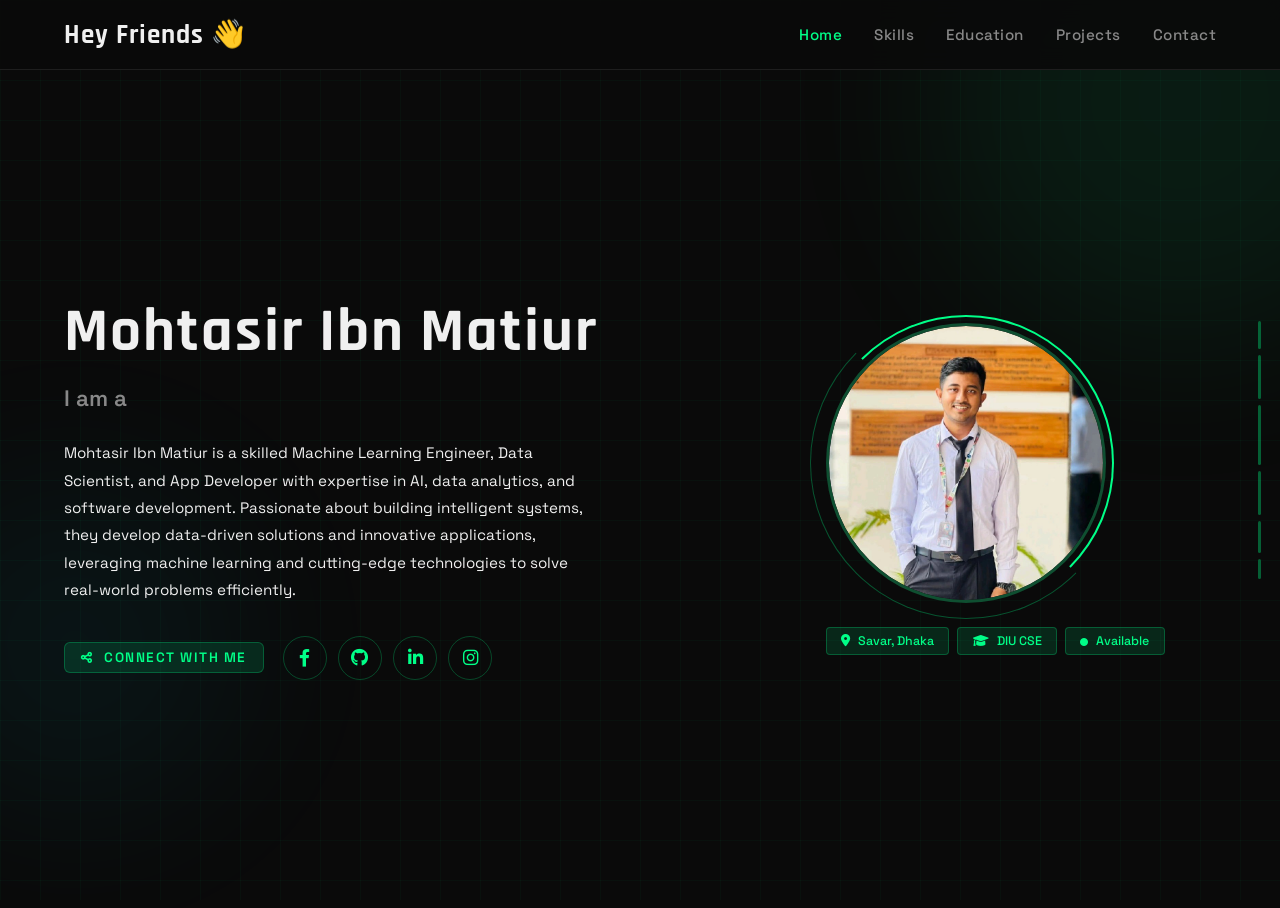
<file: index.html>
<!DOCTYPE html>
<html lang="en">
<head>
    <meta charset="UTF-8">
    <meta name="viewport" content="width=device-width, initial-scale=1.0, user-scalable=yes">
    <title>Mohtasir Ibn Matiur | Portfolio</title>
    <link href="https://fonts.googleapis.com/css2?family=Rajdhani:wght@400;500;600;700&family=Space+Grotesk:wght@300;400;500;600;700&display=swap" rel="stylesheet">
    <link rel="stylesheet" href="https://cdnjs.cloudflare.com/ajax/libs/font-awesome/6.0.0-beta3/css/all.min.css">
    <style>
        :root {
            --bg-primary: #0a0a0a;
            --bg-card: #141414;
            --green: #00ff88;
            --green-dim: #00cc6a;
            --green-glow: rgba(0,255,136,0.12);
            --green-border: rgba(0,255,136,0.25);
            --cyan: #00e5ff;
            --text-primary: #f0f0f0;
            --text-secondary: #888;
            --text-muted: #555;
            --border: #1e1e1e;
        }

        * { margin: 0; padding: 0; box-sizing: border-box; }

        body {
            font-family: 'Space Grotesk', sans-serif;
            background: var(--bg-primary);
            color: var(--text-primary);
            scroll-behavior: smooth;
            overflow-x: hidden;
            min-height: 100vh;
        }

        /* Grid background */
        body::before {
            content: '';
            position: fixed;
            inset: 0;
            background-image:
                linear-gradient(rgba(0,255,136,0.03) 1px, transparent 1px),
                linear-gradient(90deg, rgba(0,255,136,0.03) 1px, transparent 1px);
            background-size: 40px 40px;
            pointer-events: none;
            z-index: 0;
        }

        /* Glow blobs */
        .glow-blob {
            position: fixed;
            border-radius: 50%;
            filter: blur(90px);
            pointer-events: none;
            z-index: 0;
        }
        .blob1 {
            width: 500px; height: 500px;
            background: var(--green);
            top: -150px; right: -150px;
            opacity: 0.07;
        }
        .blob2 {
            width: 350px; height: 350px;
            background: var(--cyan);
            bottom: 80px; left: -100px;
            opacity: 0.05;
        }
        /* Animated bars */
        .bars-animation {
            position: fixed;
            right: 0;
            top: 0;
            height: 100vh;
            display: flex;
            flex-direction: column;
            justify-content: center;
            gap: 6px;
            padding-right: 1.2rem;
            z-index: 1;
            pointer-events: none;
        }
        .bar {
            width: 3px;
            border-radius: 3px;
            background: var(--green);
            opacity: 0.35;
            animation: barPulse 1.4s ease-in-out infinite;
            animation-delay: calc(var(--i) * 0.15s);
        }
        .bar:nth-child(1) { height: 28px; }
        .bar:nth-child(2) { height: 44px; }
        .bar:nth-child(3) { height: 60px; }
        .bar:nth-child(4) { height: 44px; }
        .bar:nth-child(5) { height: 32px; }
        .bar:nth-child(6) { height: 20px; }
        @keyframes barPulse {
            0%, 100% { opacity: 0.2; transform: scaleY(0.7); }
            50% { opacity: 0.7; transform: scaleY(1.15); }
        }

        /* NAV */
        nav {
            position: sticky;
            top: 0;
            z-index: 100;
            background: rgba(10,10,10,0.92);
            backdrop-filter: blur(12px);
            border-bottom: 1px solid var(--border);
        }
        .navbar {
            display: flex;
            justify-content: space-between;
            align-items: center;
            padding: 1.1rem 5%;
            max-width: 1300px;
            margin: 0 auto;
            flex-wrap: wrap;
            gap: 1rem;
        }
        .logo {
            font-family: 'Rajdhani', sans-serif;
            font-size: 1.7rem;
            font-weight: 700;
            color: var(--text-primary);
            letter-spacing: 1px;
            text-decoration: none;
        }
        .logo span { color: var(--green); }
        .nav-links { display: flex; gap: 2rem; list-style: none; flex-wrap: wrap; }
        .nav-links a {
            text-decoration: none;
            font-weight: 500;
            color: var(--text-secondary);
            transition: color 0.2s;
            font-size: 0.95rem;
            letter-spacing: 0.5px;
        }
        .nav-links li.active a,
        .nav-links a:hover { color: var(--green); }

        /* HOME SECTION */
        .home {
            min-height: calc(100vh - 62px);
            display: flex;
            align-items: center;
            justify-content: center;
            flex-wrap: wrap;
            gap: 3rem;
            max-width: 1300px;
            margin: 0 auto;
            padding: 3rem 5%;
            position: relative;
            z-index: 1;
        }

        /* LEFT: text */
        .home-info { flex: 1.2; min-width: 280px; }

        .home-info h1 {
            font-family: 'Rajdhani', sans-serif;
            font-size: clamp(2.2rem, 5vw, 3.8rem);
            font-weight: 700;
            letter-spacing: 2px;
            line-height: 1.1;
            color: var(--text-primary);
            margin-bottom: 1rem;
        }

        /* Animated role text */
        .role-wrapper {
            font-size: clamp(1rem, 2.5vw, 1.4rem);
            font-weight: 600;
            color: var(--text-secondary);
            margin-bottom: 1.5rem;
            display: flex;
            align-items: center;
            gap: 0.5rem;
            flex-wrap: wrap;
        }
        .role-wrapper span { color: var(--text-secondary); }
        .typing-wrap {
            position: relative;
            display: inline-block;
            min-width: 300px;
            height: 1.5em;
            overflow: hidden;
            vertical-align: bottom;
        }
        .typing-wrap .role-item {
            position: absolute;
            left: 0;
            top: 0;
            color: var(--green);
            font-weight: 700;
            opacity: 0;
            animation: roleRotate 9s linear infinite;
            white-space: nowrap;
        }
        .typing-wrap .role-item:nth-child(1) { animation-delay: 0s; }
        .typing-wrap .role-item:nth-child(2) { animation-delay: 3s; }
        .typing-wrap .role-item:nth-child(3) { animation-delay: 6s; }

        @keyframes roleRotate {
            0%   { opacity: 0; transform: translateY(20px); }
            5%   { opacity: 1; transform: translateY(0); }
            28%  { opacity: 1; transform: translateY(0); }
            33%  { opacity: 0; transform: translateY(-20px); }
            100% { opacity: 0; transform: translateY(-20px); }
        }

        .home-info p {
            color: var(--text-primary);
            line-height: 1.8;
            font-size: 0.95rem;
            margin-bottom: 2rem;
            max-width: 520px;
        }

        /* Social links - Fully Green Theme */
        .social-links {
            display: flex;
            align-items: center;
            gap: 1.2rem;
            flex-wrap: wrap;
        }
        .social-links .label {
            color: var(--green);
            font-size: 0.85rem;
            font-weight: 600;
            letter-spacing: 1.5px;
            text-transform: uppercase;
            background: var(--green-glow);
            border: 1px solid var(--green-border);
            padding: 0.4rem 1rem;
            border-radius: 6px;
            transition: all 0.3s ease;
        }
        .social-links .label i {
            margin-right: 6px;
            font-size: 0.8rem;
        }
        .social-links .label:hover {
            background: var(--green);
            color: #0a0a0a;
            box-shadow: 0 0 25px var(--green-glow);
        }
        .social-links .sci {
            display: flex;
            gap: 0.7rem;
            align-items: center;
        }
        .social-links .sci a {
            width: 44px;
            height: 44px;
            background: transparent;
            border: 1.5px solid var(--green-border);
            border-radius: 50%;
            display: flex;
            align-items: center;
            justify-content: center;
            color: var(--green);
            font-size: 1.1rem;
            text-decoration: none;
            transition: all 0.3s ease;
            position: relative;
        }
        .social-links .sci a:hover {
            background: var(--green);
            color: #0a0a0a;
            transform: translateY(-3px);
            box-shadow: 0 0 25px var(--green-glow);
            border-color: var(--green);
        }
        .social-links .sci a .tooltip {
            position: absolute;
            bottom: -30px;
            left: 50%;
            transform: translateX(-50%);
            background: var(--green);
            color: #0a0a0a;
            font-size: 0.6rem;
            font-weight: 700;
            padding: 2px 10px;
            border-radius: 3px;
            white-space: nowrap;
            opacity: 0;
            pointer-events: none;
            transition: opacity 0.2s;
            letter-spacing: 0.5px;
            text-transform: uppercase;
        }
        .social-links .sci a:hover .tooltip {
            opacity: 1;
        }

        /* RIGHT: image */
        .home-img {
            flex: 0.8;
            min-width: 240px;
            display: flex;
            align-items: center;
            justify-content: center;
        }
        .img-box {
            position: relative;
            width: 280px;
            height: 280px;
        }
        .img-box::before {
            content: '';
            position: absolute;
            inset: -8px;
            border-radius: 50%;
            border: 2px solid transparent;
            border-top-color: var(--green);
            border-right-color: var(--green);
            animation: spinRing 4s linear infinite;
        }
        .img-box::after {
            content: '';
            position: absolute;
            inset: -16px;
            border-radius: 50%;
            border: 1px solid transparent;
            border-bottom-color: rgba(0,255,136,0.3);
            border-left-color: rgba(0,255,136,0.3);
            animation: spinRing 6s linear infinite reverse;
        }
        @keyframes spinRing {
            from { transform: rotate(0deg); }
            to   { transform: rotate(360deg); }
        }
        .img-item {
            width: 280px;
            height: 280px;
            border-radius: 50%;
            overflow: hidden;
            border: 3px solid var(--green-border);
            background: var(--bg-card);
            display: flex;
            align-items: center;
            justify-content: center;
        }
        .img-item img {
            width: 100%;
            height: 100%;
            object-fit: cover;
            border-radius: 50%;
        }
        .img-item .fallback-icon {
            font-size: 6rem;
            color: var(--green);
            opacity: 0.5;
        }

        .quick-pills {
            display: flex;
            flex-wrap: wrap;
            gap: 0.5rem;
            justify-content: center;
            margin-top: 1.5rem;
        }
        .pill {
            background: var(--green-glow);
            border: 1px solid var(--green-border);
            border-radius: 4px;
            padding: 0.3rem 0.9rem;
            font-size: 0.78rem;
            color: var(--green);
            font-weight: 500;
        }
        .pill i { color: var(--green); margin-right: 5px; }

        @media (max-width: 750px) {
            .navbar { flex-direction: column; text-align: center; }
            .nav-links { justify-content: center; }
            .home { flex-direction: column-reverse; text-align: center; padding-top: 2rem; min-height: auto; }
            .home-info p { margin: 0 auto 2rem; }
            .social-links { justify-content: center; }
            .bars-animation { display: none; }
            .typing-wrap { min-width: 200px; }
        }
    </style>
</head>
<body>
    <div class="glow-blob blob1"></div>
    <div class="glow-blob blob2"></div>

    <!-- Animated bars -->
    <div class="bars-animation">
        <div class="bar" style="--i:6;"></div>
        <div class="bar" style="--i:5;"></div>
        <div class="bar" style="--i:4;"></div>
        <div class="bar" style="--i:3;"></div>
        <div class="bar" style="--i:2;"></div>
        <div class="bar" style="--i:1;"></div>
    </div>

    <nav>
        <div class="navbar">
            <a href="#" class="logo">Hey Friends 👋</a>
            <ul class="nav-links">
                <li class="active"><a href="index.html">Home</a></li>
                <li><a href="skills.html">Skills</a></li>
                <li><a href="education.html">Education</a></li>
                <li><a href="project.html">Projects</a></li>
                <li><a href="contact.html">Contact</a></li>
            </ul>
        </div>
    </nav>

    <section class="home">
        <!-- LEFT -->
        <div class="home-info">
            <h1>Mohtasir Ibn Matiur</h1>
            <div class="role-wrapper">
                <span>I am a</span>
                <div class="typing-wrap">
                    <span class="role-item">ML Engineer</span>
                    <span class="role-item">Data Scientist</span>
                    <span class="role-item">App Developer</span>
                </div>
            </div>
            <p>Mohtasir Ibn Matiur is a skilled Machine Learning Engineer, Data Scientist, and App Developer with expertise in AI, data analytics, and software development. Passionate about building intelligent systems, they develop data-driven solutions and innovative applications, leveraging machine learning and cutting-edge technologies to solve real-world problems efficiently.</p>
            
            <!-- Social Links - Fully Green Theme -->
            <div class="social-links">
                <span class="label"><i class="fas fa-share-alt"></i> Connect with me</span>
                <div class="sci">
                    <a href="https://www.facebook.com/Mohtasir07?mibextid=ZbWKwL" target="_blank" title="Facebook">
                        <i class="fab fa-facebook-f"></i>
                        <span class="tooltip">Facebook</span>
                    </a>
                    <a href="https://github.com/Mohtasir" target="_blank" title="GitHub">
                        <i class="fab fa-github"></i>
                        <span class="tooltip">GitHub</span>
                    </a>
                    <a href="https://www.linkedin.com/in/mohtasir-ibn-matiur-498254365/" target="_blank" title="LinkedIn">
                        <i class="fab fa-linkedin-in"></i>
                        <span class="tooltip">LinkedIn</span>
                    </a>
                    <a href="https://www.instagram.com/invites/contact/?igsh=yfi04h3k7ngn&utm_content=ma5p8o4" target="_blank" title="Instagram">
                        <i class="fab fa-instagram"></i>
                        <span class="tooltip">Instagram</span>
                    </a>
                </div>
            </div>
        </div>

        <!-- RIGHT -->
        <div class="home-img">
            <div style="text-align:center;">
                <div class="img-box">
                    <div class="img-item">
                        <img src="Mohtasir.jpg" alt="Mohtasir Ibn Matiur"
                             onerror="this.style.display='none'; this.nextElementSibling.style.display='flex';">
                        <div class="fallback-icon" style="display:none; width:100%; height:100%; align-items:center; justify-content:center;">
                            <i class="fas fa-user"></i>
                        </div>
                    </div>
                </div>
                <div class="quick-pills">
                    <span class="pill"><i class="fas fa-map-marker-alt"></i> Savar, Dhaka</span>
                    <span class="pill"><i class="fas fa-graduation-cap"></i> DIU CSE</span>
                    <span class="pill"><i class="fas fa-circle" style="color:var(--green); font-size:0.5rem;"></i> Available</span>
                </div>
            </div>
        </div>
    </section>

    <script src="admin.js"></script>
</body>
</html>
</file>
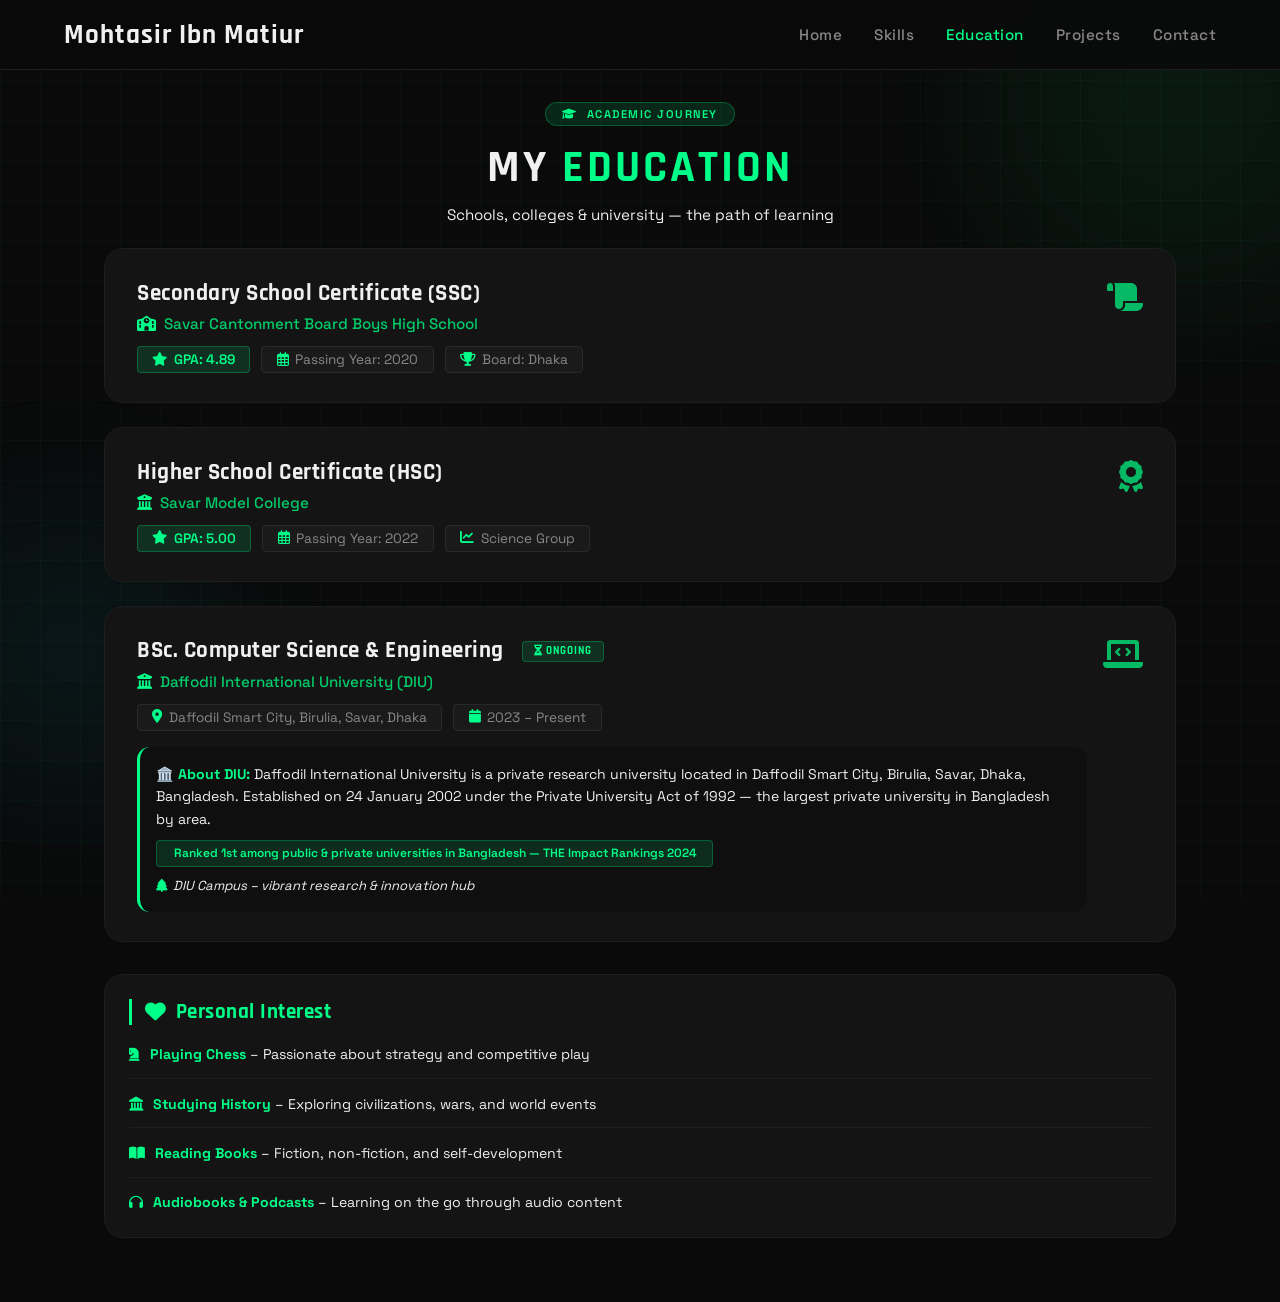
<file: education.html>
<!DOCTYPE html>
<html lang="en">
<head>
    <meta charset="UTF-8">
    <meta name="viewport" content="width=device-width, initial-scale=1.0, user-scalable=yes">
    <title>Mohtasir Ibn Matiur | Education</title>
    <link href="https://fonts.googleapis.com/css2?family=Rajdhani:wght@400;500;600;700&family=Space+Grotesk:wght@300;400;500;600;700&display=swap" rel="stylesheet">
    <link rel="stylesheet" href="https://cdnjs.cloudflare.com/ajax/libs/font-awesome/6.0.0-beta3/css/all.min.css">
    <style>
        :root {
            --bg-primary: #0a0a0a;
            --bg-secondary: #111111;
            --bg-card: #141414;
            --bg-card-hover: #1a1a1a;
            --green: #00ff88;
            --green-dim: #00cc6a;
            --green-glow: rgba(0,255,136,0.12);
            --green-border: rgba(0,255,136,0.25);
            --cyan: #00e5ff;
            --text-primary: #f0f0f0;
            --text-secondary: #888;
            --text-muted: #555;
            --border: #1e1e1e;
        }

        * { margin: 0; padding: 0; box-sizing: border-box; }

        body {
            font-family: 'Space Grotesk', sans-serif;
            background: var(--bg-primary);
            color: var(--text-primary);
            scroll-behavior: smooth;
            overflow-x: hidden;
        }

        body::before {
            content: '';
            position: fixed;
            inset: 0;
            background-image:
                linear-gradient(rgba(0,255,136,0.03) 1px, transparent 1px),
                linear-gradient(90deg, rgba(0,255,136,0.03) 1px, transparent 1px);
            background-size: 40px 40px;
            pointer-events: none;
            z-index: 0;
        }

        .glow-blob {
            position: fixed;
            border-radius: 50%;
            filter: blur(80px);
            pointer-events: none;
            z-index: 0;
            opacity: 0.06;
        }
        .blob1 { width: 400px; height: 400px; background: var(--green); top: -100px; right: -100px; }
        .blob2 { width: 300px; height: 300px; background: var(--cyan); bottom: 100px; left: -80px; }

        nav {
            position: sticky;
            top: 0;
            z-index: 100;
            background: rgba(10,10,10,0.92);
            backdrop-filter: blur(12px);
            border-bottom: 1px solid var(--border);
        }
        .navbar {
            display: flex;
            justify-content: space-between;
            align-items: center;
            padding: 1.1rem 5%;
            max-width: 1300px;
            margin: 0 auto;
            flex-wrap: wrap;
            gap: 1rem;
        }
        .logo {
            font-family: 'Rajdhani', sans-serif;
            font-size: 1.7rem;
            font-weight: 700;
            color: var(--text-primary);
            letter-spacing: 1px;
        }
        .logo span { color: var(--green); }
        .nav-links { display: flex; gap: 2rem; list-style: none; flex-wrap: wrap; }
        .nav-links a {
            text-decoration: none;
            font-weight: 500;
            color: var(--text-secondary);
            transition: color 0.2s;
            font-size: 0.95rem;
            letter-spacing: 0.5px;
        }
        .nav-links a:hover, .nav-links a.active { color: var(--green); }

        .container {
            max-width: 1200px;
            margin: 0 auto 4rem;
            padding: 0 5%;
            position: relative;
            z-index: 1;
        }

        .page-header {
            text-align: center;
            padding: 2rem 0 1.5rem;
        }
        .section-badge {
            display: inline-block;
            background: var(--green-glow);
            border: 1px solid var(--green-border);
            padding: 0.25rem 1rem;
            border-radius: 40px;
            font-size: 0.7rem;
            font-weight: 600;
            color: var(--green);
            letter-spacing: 1.5px;
            text-transform: uppercase;
            margin-bottom: 0.8rem;
        }
        .page-header h1 {
            font-family: 'Rajdhani', sans-serif;
            font-size: 2.8rem;
            font-weight: 700;
            letter-spacing: 3px;
            color: var(--text-primary);
        }
        .page-header h1 span { color: var(--green); }
        .page-header p {
            color: var(--text-primary);
            margin-top: 0.5rem;
            font-size: 0.95rem;
        }

        .section-title {
            font-family: 'Rajdhani', sans-serif;
            font-size: 2rem;
            font-weight: 700;
            margin: 2.5rem 0 1.5rem;
            color: var(--text-primary);
            letter-spacing: 2px;
            display: flex;
            align-items: center;
            gap: 0.8rem;
        }
        .section-title i { color: var(--green); }
        .section-title::after {
            content: '';
            flex: 1;
            height: 1px;
            background: linear-gradient(90deg, var(--green-border), transparent);
        }

        .education-grid { display: flex; flex-direction: column; gap: 1.5rem; }

        .edu-card {
            background: var(--bg-card);
            border-radius: 1.2rem;
            padding: 1.8rem 2rem;
            border: 1px solid var(--border);
            transition: all 0.25s;
            display: flex;
            flex-wrap: wrap;
            justify-content: space-between;
            align-items: flex-start;
            gap: 1rem;
        }
        .edu-card:hover {
            border-color: var(--green-border);
            box-shadow: 0 0 28px var(--green-glow);
        }
        .edu-info { flex: 2; }
        .edu-degree {
            font-family: 'Rajdhani', sans-serif;
            font-size: 1.45rem;
            font-weight: 700;
            color: var(--text-primary);
            letter-spacing: 0.5px;
            margin-bottom: 0.4rem;
        }
        .institution {
            font-size: 0.95rem;
            font-weight: 500;
            color: var(--green-dim);
            margin-bottom: 0.6rem;
            display: flex;
            align-items: center;
            gap: 0.5rem;
            flex-wrap: wrap;
        }
        .institution i { color: var(--green); }
        .details {
            display: flex;
            flex-wrap: wrap;
            gap: 0.7rem;
            margin-top: 0.8rem;
            font-size: 0.85rem;
        }
        .details span {
            background: #1a1a1a;
            border: 1px solid #2a2a2a;
            padding: 0.25rem 0.9rem;
            border-radius: 4px;
            display: inline-flex;
            align-items: center;
            gap: 0.4rem;
            color: var(--text-secondary);
        }
        .details span i { color: var(--green); }
        .badge-gpa {
            border-color: var(--green-border) !important;
            color: var(--green) !important;
            background: var(--green-glow) !important;
            font-weight: 600;
        }
        .ongoing {
            background: var(--green-glow);
            border: 1px solid var(--green-border);
            color: var(--green);
            border-radius: 4px;
            padding: 0.15rem 0.7rem;
            font-size: 0.68rem;
            font-weight: 700;
            letter-spacing: 1px;
            text-transform: uppercase;
            margin-left: 0.8rem;
            display: inline-block;
            vertical-align: middle;
        }
        .uni-description {
            margin-top: 1rem;
            font-size: 0.88rem;
            color: var(--text-primary);
            line-height: 1.6;
            background: #0f0f0f;
            padding: 1rem;
            border-radius: 0.8rem;
            border-left: 3px solid var(--green);
        }
        .uni-description strong {
            color: var(--green);
        }
        .uni-rank {
            display: inline-block;
            background: var(--green-glow);
            border: 1px solid var(--green-border);
            color: var(--green);
            padding: 0.2rem 0.9rem;
            border-radius: 4px;
            font-size: 0.75rem;
            font-weight: 600;
            margin-top: 0.6rem;
        }
        .diu-campus {
            margin-top: 0.5rem;
            font-style: italic;
            font-size: 0.82rem;
            color: var(--text-primary);
            display: flex;
            align-items: center;
            gap: 0.4rem;
        }
        .diu-campus i { color: var(--green); }
        .edu-icon { font-size: 2rem; color: var(--green); opacity: 0.7; }

        .interest-grid {
            display: flex;
            flex-wrap: wrap;
            gap: 1.5rem;
            margin: 2rem 0;
        }
        .interest-card {
            background: var(--bg-card);
            flex: 1;
            min-width: 240px;
            border-radius: 1.2rem;
            padding: 1.5rem;
            border: 1px solid var(--border);
            transition: 0.2s;
        }
        .interest-card:hover {
            border-color: var(--green-border);
            box-shadow: 0 0 24px var(--green-glow);
        }
        .interest-card h3 {
            font-family: 'Rajdhani', sans-serif;
            font-size: 1.3rem;
            font-weight: 700;
            margin-bottom: 1.2rem;
            display: flex;
            align-items: center;
            gap: 0.6rem;
            color: var(--green);
            letter-spacing: 0.5px;
            border-left: 3px solid var(--green);
            padding-left: 0.8rem;
        }
        .interest-card h3 i { color: var(--green); }
        .interest-item {
            margin-bottom: 0.9rem;
            border-bottom: 1px solid var(--border);
            padding-bottom: 0.8rem;
            font-size: 0.88rem;
            color: var(--text-primary);
            line-height: 1.5;
        }
        .interest-item:last-child { border-bottom: none; margin-bottom: 0; padding-bottom: 0; }
        .interest-item i { color: var(--green); margin-right: 6px; }
        .interest-item strong { color: var(--green); }

        @media (max-width: 800px) {
            .navbar { justify-content: center; flex-direction: column; }
            .nav-links { justify-content: center; }
            .edu-card { flex-direction: column; }
        }
    </style>
</head>
<body>
    <div class="glow-blob blob1"></div>
    <div class="glow-blob blob2"></div>

    <nav>
        <div class="navbar">
            <div class="logo">Mohtasir Ibn Matiur</div>
            <ul class="nav-links">
                <li><a href="index.html">Home</a></li>
                <li><a href="skills.html">Skills</a></li>
                <li><a href="education.html" class="active">Education</a></li>
                <li><a href="project.html">Projects</a></li>
                <li><a href="contact.html">Contact</a></li>
            </ul>
        </div>
    </nav>

    <main class="container">

        <!-- Page Header - Similar to Skills page -->
        <div class="page-header">
            <span class="section-badge"><i class="fas fa-graduation-cap"></i> &nbsp;Academic Journey</span>
            <h1>MY <span>EDUCATION</span></h1>
            <p>Schools, colleges & university — the path of learning</p>
        </div>

        <div id="education">
            <div class="education-grid">

                <div class="edu-card">
                    <div class="edu-info">
                        <div class="edu-degree">Secondary School Certificate (SSC)</div>
                        <div class="institution"><i class="fas fa-school"></i> Savar Cantonment Board Boys High School</div>
                        <div class="details">
                            <span class="badge-gpa"><i class="fas fa-star"></i> GPA: 4.89</span>
                            <span><i class="far fa-calendar-alt"></i> Passing Year: 2020</span>
                            <span><i class="fas fa-trophy"></i> Board: Dhaka</span>
                        </div>
                    </div>
                    <div class="edu-icon"><i class="fas fa-scroll"></i></div>
                </div>

                <div class="edu-card">
                    <div class="edu-info">
                        <div class="edu-degree">Higher School Certificate (HSC)</div>
                        <div class="institution"><i class="fas fa-university"></i> Savar Model College</div>
                        <div class="details">
                            <span class="badge-gpa"><i class="fas fa-star"></i> GPA: 5.00</span>
                            <span><i class="far fa-calendar-alt"></i> Passing Year: 2022</span>
                            <span><i class="fas fa-chart-line"></i> Science Group</span>
                        </div>
                    </div>
                    <div class="edu-icon"><i class="fas fa-award"></i></div>
                </div>

                <div class="edu-card">
                    <div class="edu-info">
                        <div class="edu-degree">
                            BSc. Computer Science & Engineering
                            <span class="ongoing"><i class="fas fa-hourglass-half"></i> Ongoing</span>
                        </div>
                        <div class="institution"><i class="fas fa-building-columns"></i> Daffodil International University (DIU)</div>
                        <div class="details">
                            <span><i class="fas fa-map-marker-alt"></i> Daffodil Smart City, Birulia, Savar, Dhaka</span>
                            <span><i class="fas fa-calendar"></i> 2023 – Present</span>
                        </div>
                        <div class="uni-description">
                            <strong>🏛️ About DIU:</strong> Daffodil International University is a private research university located in Daffodil Smart City, Birulia, Savar, Dhaka, Bangladesh. Established on 24 January 2002 under the Private University Act of 1992 — the largest private university in Bangladesh by area.<br>
                            <span class="uni-rank"><i class="fas fa-chart-simple"></i> Ranked 1st among public & private universities in Bangladesh — THE Impact Rankings 2024</span>
                            <div class="diu-campus"><i class="fas fa-tree"></i> DIU Campus – vibrant research & innovation hub</div>
                        </div>
                    </div>
                    <div class="edu-icon"><i class="fas fa-laptop-code"></i></div>
                </div>

            </div>
        </div>

        <!-- Personal Interest Section -->
        <div class="interest-grid">
            <div class="interest-card">
                <h3><i class="fas fa-heart"></i> Personal Interest</h3>
                <div class="interest-item"><i class="fas fa-chess-knight"></i> <strong>Playing Chess</strong> – Passionate about strategy and competitive play</div>
                <div class="interest-item"><i class="fas fa-landmark"></i> <strong>Studying History</strong> – Exploring civilizations, wars, and world events</div>
                <div class="interest-item"><i class="fas fa-book-open"></i> <strong>Reading Books</strong> – Fiction, non-fiction, and self-development</div>
                <div class="interest-item"><i class="fas fa-headphones"></i> <strong>Audiobooks & Podcasts</strong> – Learning on the go through audio content</div>
            </div>
        </div>

    </main>

    <script src="admin.js"></script>
</body>
</html>
</file>
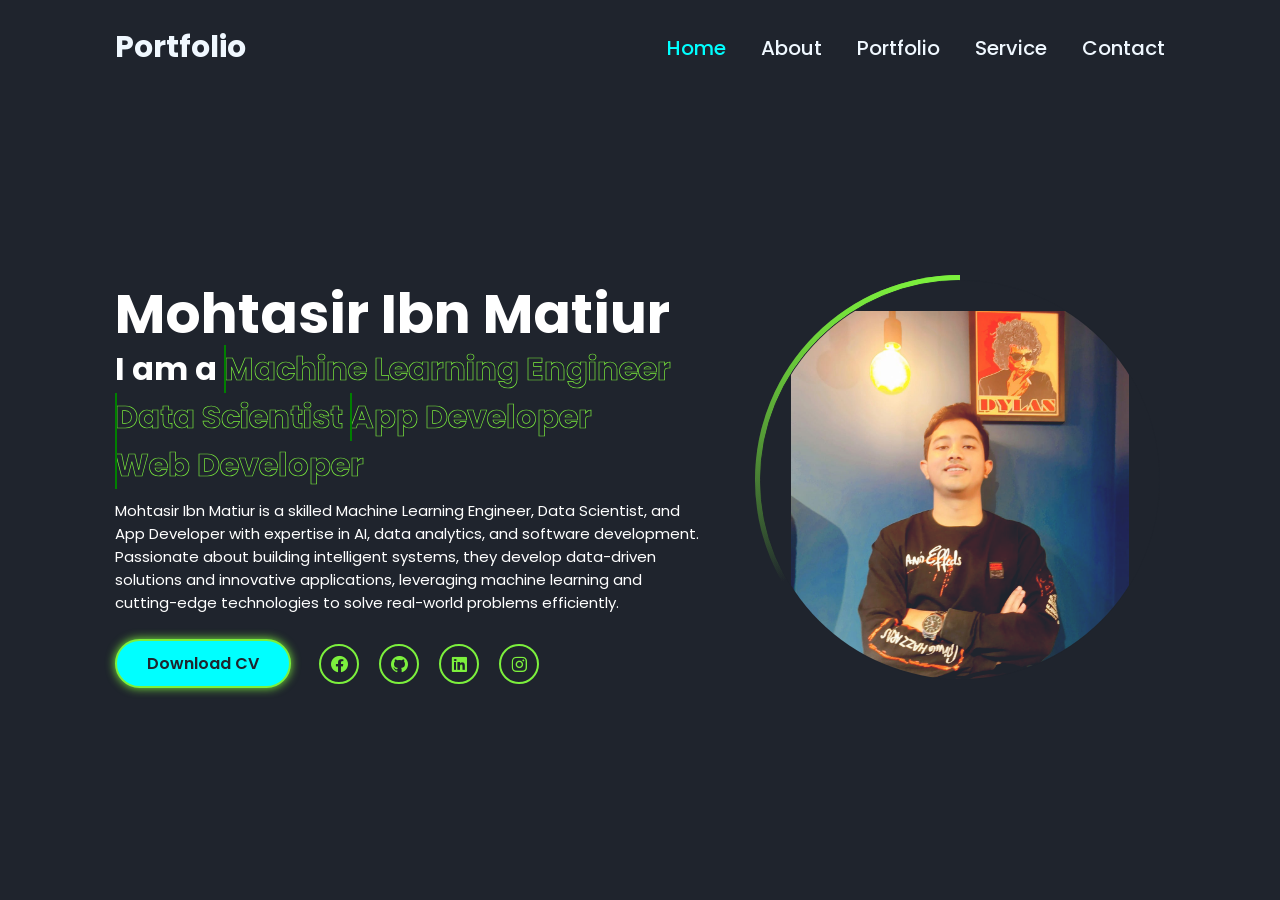
<file: Portfolio.html>
<!DOCTYPE html>
<html lang="en">
<head>
    <meta charset="UTF-8">
    <meta name="viewport" content="width=device-width, initial-scale=1.0">
    <title>Document</title>
    <link rel="stylesheet" href="./Portfolio.css">
    <link href='https://unpkg.com/boxicons@2.1.4/css/boxicons.min.css' rel='stylesheet'>
</head>
<body>
    <nav class="navbar">
      <a href="#" class="logo">Portfolio</a>
      <ul>
        <li class="active"><a href="#">Home</a></li>
        <li><a href="#">About</a></li>
        <li><a href="#">Portfolio</a></li>
        <li><a href="#">Service</a></li>
        <li><a href="#">Contact</a></li>
      </ul> 
    </nav>
    <div class="bars-animation">
      <div class="bar" style="--i:6;"></div>
      <div class="bar" style="--i:5;"></div>
      <div class="bar" style="--i:4;"></div>
      <div class="bar" style="--i:3;"></div>
      <div class="bar" style="--i:2;"></div>
      <div class="bar" style="--i:1;"></div>
    </div>
    <section class="home">
        <div class="home-info">
             <h1>Mohtasir Ibn Matiur</h1>
             <h2>I am a 
                <span style="--i:4;" data-text="Machine Learning Engineer">Machine Learning Engineer</span>
                <span style="--i:3;" data-text="Data Scientist">Data Scientist</span>
                <span style="--i:2;" data-text="App Developer">App Developer</span>
                <span style="--i:1;" data-text="Web Developer">Web Developer</span>
             </h2>
             <p>Mohtasir Ibn Matiur is a skilled Machine Learning Engineer, Data Scientist, and App Developer with expertise in AI, data analytics, and software development. Passionate about building intelligent systems, they develop data-driven solutions and innovative applications, leveraging machine learning and cutting-edge technologies to solve real-world problems efficiently.</p> 
             <div class="btn-sci">
                <a hred="#" class="btn">Download CV</a>
                <div class="sci">
                    <a href="https://www.facebook.com/Mohtasir07?mibextid=ZbWKwL"><i class='bx bxl-facebook-circle'></i></a>
                    <a href="https://github.com/Mohtasir"><i class='bx bxl-github'></i></a>
                    <a href="#"><i class='bx bxl-linkedin-square'></i></a>
                    <a href="https://www.instagram.com/invites/contact/?igsh=yfi04h3k7ngn&utm_content=ma5p8o4"><i class='bx bxl-instagram'></i></a>
                </div>
             </div>
        </div>

        <div class="home-img">
            <div class="img-box">
                <div class="img-item">
                  <img src="./Portfolio.jpeg" alt>
                </div>
            </div>
        </div>
    </section>

</body>
</html>
</file>
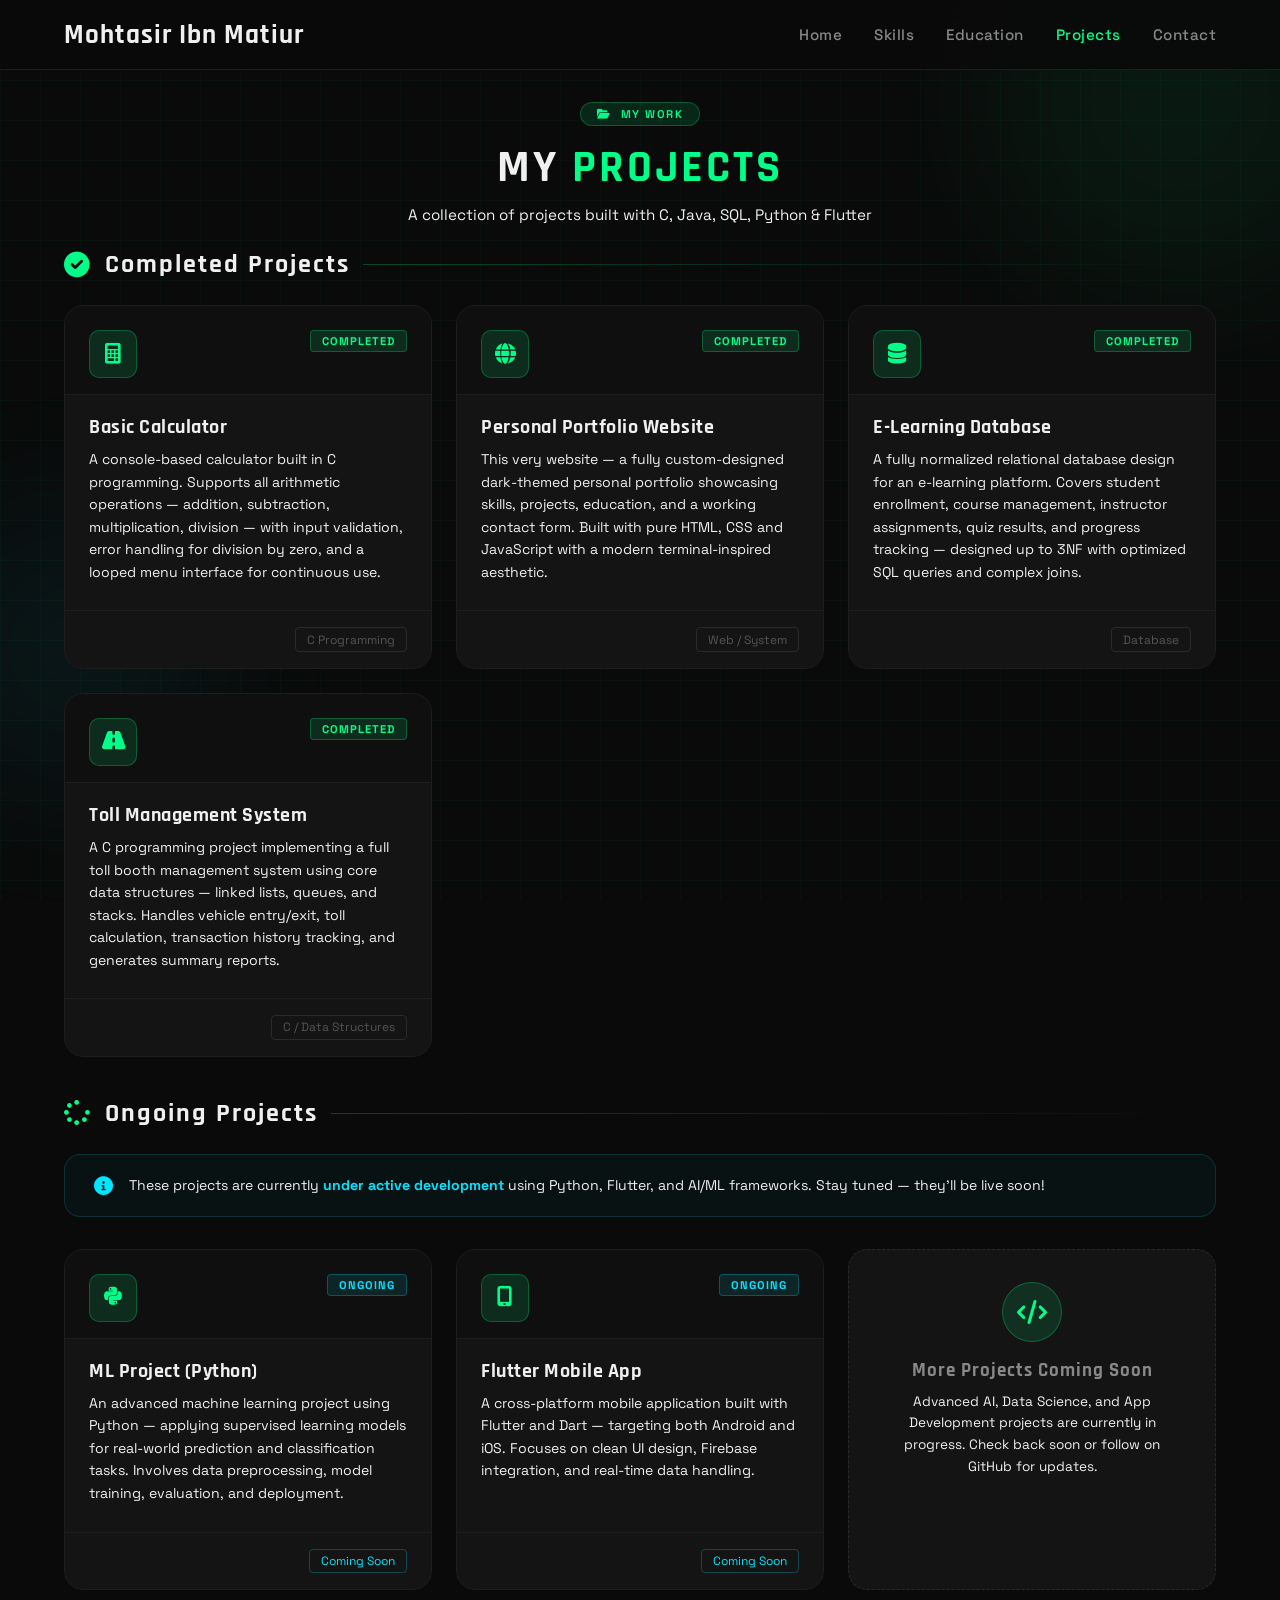
<file: project.html>
<!DOCTYPE html>
<html lang="en">
<head>
    <meta charset="UTF-8">
    <meta name="viewport" content="width=device-width, initial-scale=1.0, user-scalable=yes">
    <title>Mohtasir Ibn Matiur | Projects</title>
    <link href="https://fonts.googleapis.com/css2?family=Rajdhani:wght@400;500;600;700&family=Space+Grotesk:wght@300;400;500;600;700&display=swap" rel="stylesheet">
    <link rel="stylesheet" href="https://cdnjs.cloudflare.com/ajax/libs/font-awesome/6.0.0-beta3/css/all.min.css">
    <style>
        :root {
            --bg-primary: #0a0a0a;
            --bg-card: #141414;
            --green: #00ff88;
            --green-dim: #00cc6a;
            --green-glow: rgba(0,255,136,0.12);
            --green-border: rgba(0,255,136,0.25);
            --cyan: #00e5ff;
            --text-primary: #f0f0f0;
            --text-secondary: #888;
            --text-muted: #555;
            --border: #1e1e1e;
        }

        * { margin: 0; padding: 0; box-sizing: border-box; }

        body {
            font-family: 'Space Grotesk', sans-serif;
            background: var(--bg-primary);
            color: var(--text-primary);
            scroll-behavior: smooth;
            overflow-x: hidden;
        }

        body::before {
            content: '';
            position: fixed;
            inset: 0;
            background-image:
                linear-gradient(rgba(0,255,136,0.03) 1px, transparent 1px),
                linear-gradient(90deg, rgba(0,255,136,0.03) 1px, transparent 1px);
            background-size: 40px 40px;
            pointer-events: none;
            z-index: 0;
        }

        .glow-blob {
            position: fixed;
            border-radius: 50%;
            filter: blur(80px);
            pointer-events: none;
            z-index: 0;
            opacity: 0.06;
        }
        .blob1 { width: 400px; height: 400px; background: var(--green); top: -100px; right: -100px; }
        .blob2 { width: 300px; height: 300px; background: var(--cyan); bottom: 100px; left: -80px; }

        nav {
            position: sticky;
            top: 0;
            z-index: 100;
            background: rgba(10,10,10,0.92);
            backdrop-filter: blur(12px);
            border-bottom: 1px solid var(--border);
        }
        .navbar {
            display: flex;
            justify-content: space-between;
            align-items: center;
            padding: 1.1rem 5%;
            max-width: 1300px;
            margin: 0 auto;
            flex-wrap: wrap;
            gap: 1rem;
        }
        .logo {
            font-family: 'Rajdhani', sans-serif;
            font-size: 1.7rem;
            font-weight: 700;
            color: var(--text-primary);
            letter-spacing: 1px;
        }
        .logo span { color: var(--green); }
        .nav-links { display: flex; gap: 2rem; list-style: none; flex-wrap: wrap; }
        .nav-links a {
            text-decoration: none;
            font-weight: 500;
            color: var(--text-secondary);
            transition: color 0.2s;
            font-size: 0.95rem;
            letter-spacing: 0.5px;
        }
        .nav-links a:hover, .nav-links a.active { color: var(--green); }

        .container {
            max-width: 1300px;
            margin: 0 auto 4rem;
            padding: 0 5%;
            position: relative;
            z-index: 1;
        }

        .page-header {
            text-align: center;
            padding: 2rem 0 1.5rem;
        }
        .section-badge {
            display: inline-block;
            background: var(--green-glow);
            border: 1px solid var(--green-border);
            padding: 0.25rem 1rem;
            border-radius: 40px;
            font-size: 0.7rem;
            font-weight: 600;
            color: var(--green);
            letter-spacing: 1.5px;
            text-transform: uppercase;
            margin-bottom: 0.8rem;
        }
        .page-header h1 {
            font-family: 'Rajdhani', sans-serif;
            font-size: 2.8rem;
            font-weight: 700;
            letter-spacing: 3px;
            color: var(--text-primary);
        }
        .page-header h1 span { color: var(--green); }
        .page-header p {
            color: var(--text-primary);
            margin-top: 0.5rem;
            font-size: 0.95rem;
        }

        .section-title {
            font-family: 'Rajdhani', sans-serif;
            font-size: 1.6rem;
            font-weight: 700;
            color: var(--text-primary);
            letter-spacing: 2px;
            display: flex;
            align-items: center;
            gap: 0.8rem;
            margin-bottom: 1.5rem;
        }
        .section-title i { color: var(--green); }
        .section-title::after {
            content: '';
            flex: 1;
            height: 1px;
            background: linear-gradient(90deg, var(--green-border), transparent);
        }

        .projects-grid {
            display: grid;
            grid-template-columns: repeat(auto-fill, minmax(300px, 1fr));
            gap: 1.5rem;
            margin-bottom: 2.5rem;
        }
        .project-card {
            background: var(--bg-card);
            border-radius: 1.2rem;
            border: 1px solid var(--border);
            overflow: hidden;
            transition: all 0.25s;
            display: flex;
            flex-direction: column;
        }
        .project-card:hover {
            border-color: var(--green-border);
            box-shadow: 0 0 28px var(--green-glow);
            transform: translateY(-4px);
        }
        .card-top {
            background: #0f0f0f;
            padding: 1.5rem 1.5rem 1rem;
            border-bottom: 1px solid var(--border);
            display: flex;
            align-items: flex-start;
            justify-content: space-between;
            gap: 1rem;
        }
        .project-icon {
            width: 48px;
            height: 48px;
            background: var(--green-glow);
            border: 1px solid var(--green-border);
            border-radius: 10px;
            display: flex;
            align-items: center;
            justify-content: center;
            font-size: 1.3rem;
            color: var(--green);
            flex-shrink: 0;
        }
        .project-status {
            font-size: 0.7rem;
            font-weight: 700;
            letter-spacing: 1px;
            text-transform: uppercase;
            padding: 0.2rem 0.7rem;
            border-radius: 4px;
        }
        .status-complete {
            background: var(--green-glow);
            border: 1px solid var(--green-border);
            color: var(--green);
        }
        .status-ongoing {
            background: rgba(0,229,255,0.1);
            border: 1px solid rgba(0,229,255,0.25);
            color: var(--cyan);
        }
        .card-body { padding: 1.2rem 1.5rem; flex: 1; }
        .card-body h3 {
            font-family: 'Rajdhani', sans-serif;
            font-size: 1.25rem;
            font-weight: 700;
            color: var(--text-primary);
            letter-spacing: 0.5px;
            margin-bottom: 0.5rem;
        }
        .card-body p {
            color: var(--text-primary);
            font-size: 0.88rem;
            line-height: 1.6;
            margin-bottom: 0.5rem;
        }
        .card-footer {
            padding: 1rem 1.5rem;
            border-top: 1px solid var(--border);
            display: flex;
            justify-content: flex-end;
            align-items: center;
            gap: 0.8rem;
            flex-wrap: wrap;
        }
        .card-tag {
            font-size: 0.75rem;
            color: var(--text-muted);
            border: 1px solid #2a2a2a;
            padding: 0.2rem 0.7rem;
            border-radius: 4px;
        }

        .ongoing-strip {
            background: rgba(0,229,255,0.04);
            border: 1px solid rgba(0,229,255,0.15);
            border-radius: 1rem;
            padding: 1.2rem 1.8rem;
            margin-bottom: 2rem;
            display: flex;
            align-items: center;
            gap: 1rem;
            flex-wrap: wrap;
        }
        .ongoing-strip i { color: var(--cyan); font-size: 1.2rem; }
        .ongoing-strip p { color: var(--text-primary); font-size: 0.88rem; line-height: 1.6; }
        .ongoing-strip strong { color: var(--cyan); }

        .coming-soon-card {
            background: var(--bg-card);
            border-radius: 1.2rem;
            border: 1px dashed #2a2a2a;
            padding: 2rem;
            text-align: center;
            transition: 0.25s;
        }
        .coming-soon-card:hover {
            border-color: var(--green-border);
            box-shadow: 0 0 28px var(--green-glow);
        }
        .coming-soon-card .cs-icon {
            width: 60px;
            height: 60px;
            background: var(--green-glow);
            border: 1px solid var(--green-border);
            border-radius: 50%;
            display: flex;
            align-items: center;
            justify-content: center;
            font-size: 1.5rem;
            color: var(--green);
            margin: 0 auto 1rem;
        }
        .coming-soon-card h3 {
            font-family: 'Rajdhani', sans-serif;
            font-size: 1.2rem;
            font-weight: 700;
            color: var(--text-secondary);
            letter-spacing: 1px;
            margin-bottom: 0.5rem;
        }
        .coming-soon-card p {
            color: var(--text-primary);
            font-size: 0.85rem;
            line-height: 1.6;
        }

        @media (max-width: 750px) {
            .navbar { flex-direction: column; text-align: center; }
            .nav-links { justify-content: center; }
            .page-header h1 { font-size: 2rem; }
            .projects-grid { grid-template-columns: 1fr; }
        }
    </style>
</head>
<body>
    <div class="glow-blob blob1"></div>
    <div class="glow-blob blob2"></div>

    <nav>
        <div class="navbar">
            <div class="logo">Mohtasir Ibn Matiur</div>
            <ul class="nav-links">
                <li><a href="index.html">Home</a></li>
                <li><a href="skills.html">Skills</a></li>
                <li><a href="education.html">Education</a></li>
                <li><a href="project.html" class="active">Projects</a></li>
                <li><a href="contact.html">Contact</a></li>
            </ul>
        </div>
    </nav>

    <main class="container">

        <div class="page-header">
            <span class="section-badge"><i class="fas fa-folder-open"></i> &nbsp;My Work</span>
            <h1>MY <span>PROJECTS</span></h1>
            <p>A collection of projects built with C, Java, SQL, Python & Flutter</p>
        </div>

        <div class="section-title"><i class="fas fa-check-circle"></i> Completed Projects</div>
        <div class="projects-grid">

            <div class="project-card">
                <div class="card-top">
                    <div class="project-icon"><i class="fas fa-calculator"></i></div>
                    <span class="project-status status-complete">Completed</span>
                </div>
                <div class="card-body">
                    <h3>Basic Calculator</h3>
                    <p>A console-based calculator built in C programming. Supports all arithmetic operations — addition, subtraction, multiplication, division — with input validation, error handling for division by zero, and a looped menu interface for continuous use.</p>
                </div>
                <div class="card-footer">
                    <span class="card-tag">C Programming</span>
                </div>
            </div>

            <div class="project-card">
                <div class="card-top">
                    <div class="project-icon"><i class="fas fa-globe"></i></div>
                    <span class="project-status status-complete">Completed</span>
                </div>
                <div class="card-body">
                    <h3>Personal Portfolio Website</h3>
                    <p>This very website — a fully custom-designed dark-themed personal portfolio showcasing skills, projects, education, and a working contact form. Built with pure HTML, CSS and JavaScript with a modern terminal-inspired aesthetic.</p>
                </div>
                <div class="card-footer">
                    <span class="card-tag">Web / System</span>
                </div>
            </div>

            <div class="project-card">
                <div class="card-top">
                    <div class="project-icon"><i class="fas fa-database"></i></div>
                    <span class="project-status status-complete">Completed</span>
                </div>
                <div class="card-body">
                    <h3>E-Learning Database</h3>
                    <p>A fully normalized relational database design for an e-learning platform. Covers student enrollment, course management, instructor assignments, quiz results, and progress tracking — designed up to 3NF with optimized SQL queries and complex joins.</p>
                </div>
                <div class="card-footer">
                    <span class="card-tag">Database</span>
                </div>
            </div>

            <div class="project-card">
                <div class="card-top">
                    <div class="project-icon"><i class="fas fa-road"></i></div>
                    <span class="project-status status-complete">Completed</span>
                </div>
                <div class="card-body">
                    <h3>Toll Management System</h3>
                    <p>A C programming project implementing a full toll booth management system using core data structures — linked lists, queues, and stacks. Handles vehicle entry/exit, toll calculation, transaction history tracking, and generates summary reports.</p>
                </div>
                <div class="card-footer">
                    <span class="card-tag">C / Data Structures</span>
                </div>
            </div>

        </div>

        <div class="section-title"><i class="fas fa-spinner"></i> Ongoing Projects</div>

        <div class="ongoing-strip">
            <i class="fas fa-circle-info"></i>
            <p>These projects are currently <strong>under active development</strong> using Python, Flutter, and AI/ML frameworks. Stay tuned — they'll be live soon!</p>
        </div>

        <div class="projects-grid">

            <div class="project-card">
                <div class="card-top">
                    <div class="project-icon"><i class="fab fa-python"></i></div>
                    <span class="project-status status-ongoing">Ongoing</span>
                </div>
                <div class="card-body">
                    <h3>ML Project (Python)</h3>
                    <p>An advanced machine learning project using Python — applying supervised learning models for real-world prediction and classification tasks. Involves data preprocessing, model training, evaluation, and deployment.</p>
                </div>
                <div class="card-footer">
                    <span class="card-tag" style="color:var(--cyan); border-color:rgba(0,229,255,0.25);">Coming Soon</span>
                </div>
            </div>

            <div class="project-card">
                <div class="card-top">
                    <div class="project-icon"><i class="fas fa-mobile-alt"></i></div>
                    <span class="project-status status-ongoing">Ongoing</span>
                </div>
                <div class="card-body">
                    <h3>Flutter Mobile App</h3>
                    <p>A cross-platform mobile application built with Flutter and Dart — targeting both Android and iOS. Focuses on clean UI design, Firebase integration, and real-time data handling.</p>
                </div>
                <div class="card-footer">
                    <span class="card-tag" style="color:var(--cyan); border-color:rgba(0,229,255,0.25);">Coming Soon</span>
                </div>
            </div>

            <div class="coming-soon-card">
                <div class="cs-icon"><i class="fas fa-code"></i></div>
                <h3>More Projects Coming Soon</h3>
                <p>Advanced AI, Data Science, and App Development projects are currently in progress. Check back soon or follow on GitHub for updates.</p>
            </div>

        </div>

    </main>

    <script src="admin.js"></script>
</body>
</html>
</file>
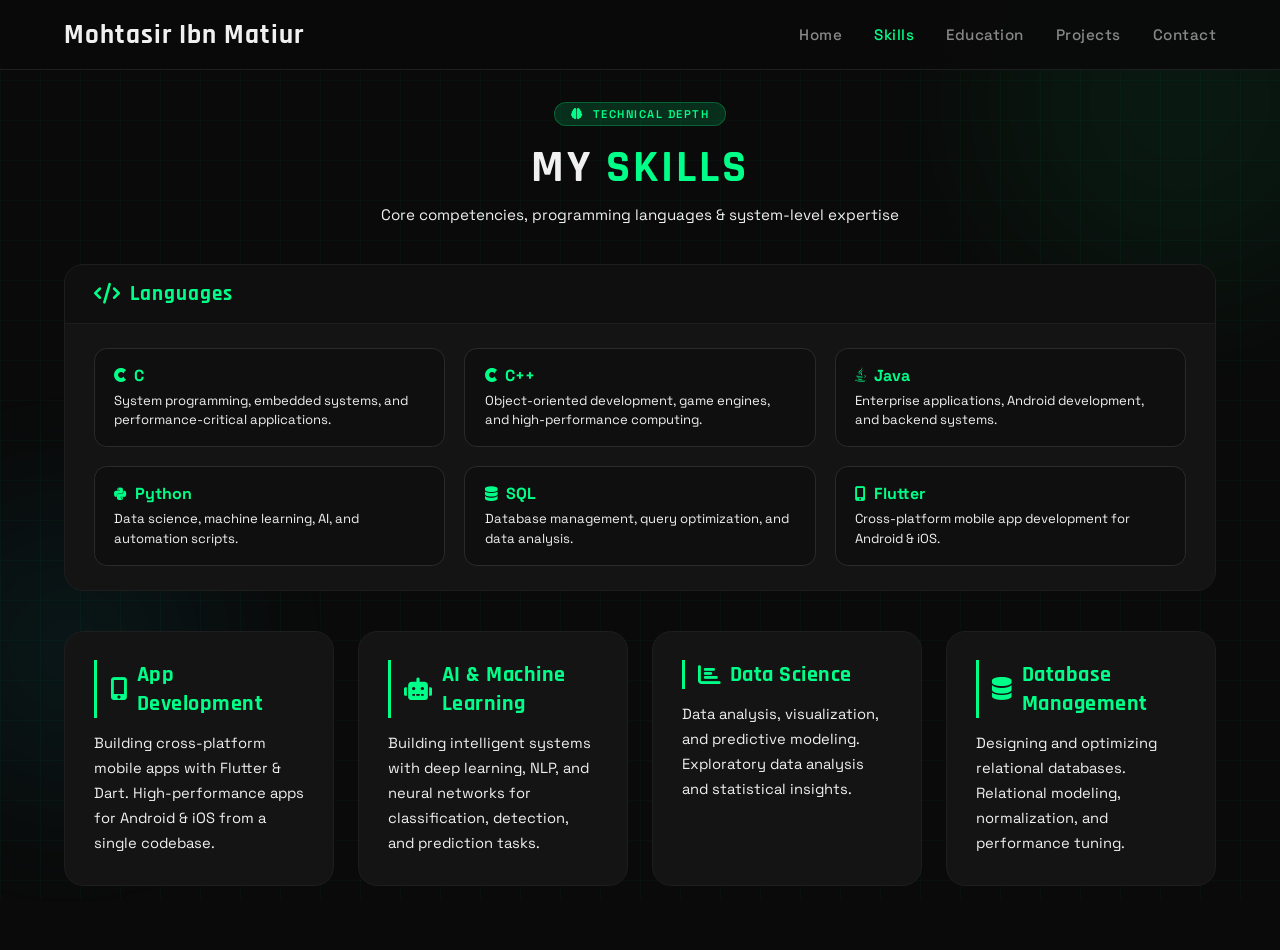
<file: skills.html>
<!DOCTYPE html>
<html lang="en">
<head>
    <meta charset="UTF-8">
    <meta name="viewport" content="width=device-width, initial-scale=1.0, user-scalable=yes">
    <title>Mohtasir · What I Know | Skills & Expertise</title>
    <link href="https://fonts.googleapis.com/css2?family=Rajdhani:wght@400;500;600;700&family=Space+Grotesk:wght@300;400;500;600;700&display=swap" rel="stylesheet">
    <link rel="stylesheet" href="https://cdnjs.cloudflare.com/ajax/libs/font-awesome/6.0.0-beta3/css/all.min.css">
    <style>
        :root {
            --bg-primary: #0a0a0a;
            --bg-secondary: #111111;
            --bg-card: #141414;
            --bg-card-hover: #1a1a1a;
            --green: #00ff88;
            --green-dim: #00cc6a;
            --green-glow: rgba(0,255,136,0.15);
            --green-border: rgba(0,255,136,0.25);
            --cyan: #00e5ff;
            --text-primary: #f0f0f0;
            --text-secondary: #888;
            --text-muted: #555;
            --border: #1e1e1e;
        }

        * { margin: 0; padding: 0; box-sizing: border-box; }

        body {
            font-family: 'Space Grotesk', sans-serif;
            background: var(--bg-primary);
            color: var(--text-primary);
            scroll-behavior: smooth;
            overflow-x: hidden;
        }

        body::before {
            content: '';
            position: fixed;
            inset: 0;
            background-image:
                linear-gradient(rgba(0,255,136,0.03) 1px, transparent 1px),
                linear-gradient(90deg, rgba(0,255,136,0.03) 1px, transparent 1px);
            background-size: 40px 40px;
            pointer-events: none;
            z-index: 0;
        }

        nav {
            position: sticky;
            top: 0;
            z-index: 100;
            background: rgba(10,10,10,0.92);
            backdrop-filter: blur(12px);
            border-bottom: 1px solid var(--border);
        }
        .navbar {
            display: flex;
            justify-content: space-between;
            align-items: center;
            padding: 1.1rem 5%;
            max-width: 1300px;
            margin: 0 auto;
            flex-wrap: wrap;
            gap: 1rem;
        }
        .logo {
            font-family: 'Rajdhani', sans-serif;
            font-size: 1.7rem;
            font-weight: 700;
            color: var(--text-primary);
            letter-spacing: 1px;
        }
        .logo span { color: var(--green); }
        .nav-links { display: flex; gap: 2rem; list-style: none; flex-wrap: wrap; }
        .nav-links a {
            text-decoration: none;
            font-weight: 500;
            color: var(--text-secondary);
            transition: color 0.2s;
            font-size: 0.95rem;
            letter-spacing: 0.5px;
        }
        .nav-links a:hover, .nav-links a.active { color: var(--green); }

        .container {
            max-width: 1300px;
            margin: 0 auto 4rem;
            padding: 0 5%;
            position: relative;
            z-index: 1;
        }

        .page-header {
            text-align: center;
            padding: 2rem 0 1.5rem;
        }
        .section-badge {
            display: inline-block;
            background: var(--green-glow);
            border: 1px solid var(--green-border);
            padding: 0.25rem 1rem;
            border-radius: 40px;
            font-size: 0.7rem;
            font-weight: 600;
            color: var(--green);
            letter-spacing: 1.5px;
            text-transform: uppercase;
            margin-bottom: 0.8rem;
        }
        .page-header h1 {
            font-family: 'Rajdhani', sans-serif;
            font-size: 2.8rem;
            font-weight: 700;
            letter-spacing: 3px;
            color: var(--text-primary);
        }
        .page-header h1 span { color: var(--green); }
        .page-header p {
            color: var(--text-primary);
            margin-top: 0.5rem;
            font-size: 0.95rem;
        }

        /* Languages Card */
        .languages-card {
            background: var(--bg-card);
            border-radius: 1.2rem;
            border: 1px solid var(--border);
            overflow: hidden;
            transition: all 0.25s ease;
            margin: 1rem 0 2.5rem;
        }
        .languages-card:hover {
            border-color: var(--green-border);
            box-shadow: 0 0 30px var(--green-glow);
            transform: translateY(-3px);
        }
        .lang-header {
            background: #0f0f0f;
            padding: 1rem 1.8rem;
            border-bottom: 1px solid var(--border);
        }
        .lang-header h2 {
            font-family: 'Rajdhani', sans-serif;
            font-size: 1.3rem;
            font-weight: 700;
            display: flex;
            align-items: center;
            gap: 0.6rem;
            color: var(--green);
            letter-spacing: 1px;
        }
        .lang-header h2 i { color: var(--green); }
        .lang-body {
            padding: 1.5rem 1.8rem;
        }
        .lang-grid {
            display: grid;
            grid-template-columns: repeat(auto-fill, minmax(280px, 1fr));
            gap: 1.2rem;
        }
        .lang-item {
            background: #0f0f0f;
            border: 1px solid #2a2a2a;
            border-radius: 0.8rem;
            padding: 1rem 1.2rem;
            transition: 0.2s;
        }
        .lang-item:hover {
            border-color: var(--green-border);
        }
        .lang-name {
            font-weight: 700;
            font-size: 1rem;
            color: var(--green);
            display: flex;
            align-items: center;
            gap: 0.5rem;
            margin-bottom: 0.3rem;
        }
        .lang-name i { font-size: 0.9rem; }
        .lang-desc {
            color: var(--text-primary);
            font-size: 0.82rem;
            line-height: 1.5;
        }

        /* Expertise Grid - 4 sections */
        .expertise-grid {
            display: flex;
            flex-wrap: wrap;
            gap: 1.5rem;
            margin: 0 0 2.5rem;
        }
        .expertise-card {
            background: var(--bg-card);
            border-radius: 1.2rem;
            padding: 1.8rem;
            flex: 1;
            min-width: 260px;
            border: 1px solid var(--border);
            transition: 0.2s;
        }
        .expertise-card:hover {
            border-color: var(--green-border);
            box-shadow: 0 0 24px var(--green-glow);
        }
        .expertise-card h3 {
            font-family: 'Rajdhani', sans-serif;
            font-size: 1.4rem;
            font-weight: 700;
            margin-bottom: 0.8rem;
            display: flex;
            align-items: center;
            gap: 0.6rem;
            color: var(--green);
            letter-spacing: 0.5px;
            border-left: 3px solid var(--green);
            padding-left: 0.8rem;
        }
        .expertise-desc {
            color: var(--text-primary);
            font-size: 0.92rem;
            line-height: 1.7;
        }

        .glow-blob {
            position: fixed;
            border-radius: 50%;
            filter: blur(80px);
            pointer-events: none;
            z-index: 0;
            opacity: 0.06;
        }
        .blob1 { width: 400px; height: 400px; background: var(--green); top: -100px; right: -100px; }
        .blob2 { width: 300px; height: 300px; background: var(--cyan); bottom: 100px; left: -80px; }

        @media (max-width: 750px) {
            .navbar { flex-direction: column; text-align: center; }
            .nav-links { justify-content: center; }
            .page-header h1 { font-size: 2rem; }
            .lang-grid { grid-template-columns: 1fr; }
        }
    </style>
</head>
<body>
    <div class="glow-blob blob1"></div>
    <div class="glow-blob blob2"></div>

    <nav>
        <div class="navbar">
            <div class="logo">Mohtasir Ibn Matiur</div>
            <ul class="nav-links">
                <li><a href="index.html">Home</a></li>
                <li><a href="#" class="active">Skills</a></li>
                <li><a href="education.html">Education</a></li>
                <li><a href="project.html">Projects</a></li>
                <li><a href="contact.html">Contact</a></li>
            </ul>
        </div>
    </nav>

    <main class="container">
        <div class="page-header">
            <span class="section-badge"><i class="fas fa-brain"></i> &nbsp;Technical Depth</span>
            <h1>MY <span>SKILLS</span></h1>
            <p>Core competencies, programming languages & system-level expertise</p>
        </div>

        <!-- Languages Card -->
        <div class="languages-card">
            <div class="lang-header">
                <h2><i class="fas fa-code"></i> Languages</h2>
            </div>
            <div class="lang-body">
                <div class="lang-grid">
                    <div class="lang-item">
                        <div class="lang-name"><i class="fab fa-cuttlefish"></i> C</div>
                        <div class="lang-desc">System programming, embedded systems, and performance-critical applications.</div>
                    </div>
                    <div class="lang-item">
                        <div class="lang-name"><i class="fab fa-cuttlefish"></i> C++</div>
                        <div class="lang-desc">Object-oriented development, game engines, and high-performance computing.</div>
                    </div>
                    <div class="lang-item">
                        <div class="lang-name"><i class="fab fa-java"></i> Java</div>
                        <div class="lang-desc">Enterprise applications, Android development, and backend systems.</div>
                    </div>
                    <div class="lang-item">
                        <div class="lang-name"><i class="fab fa-python"></i> Python</div>
                        <div class="lang-desc">Data science, machine learning, AI, and automation scripts.</div>
                    </div>
                    <div class="lang-item">
                        <div class="lang-name"><i class="fas fa-database"></i> SQL</div>
                        <div class="lang-desc">Database management, query optimization, and data analysis.</div>
                    </div>
                    <div class="lang-item">
                        <div class="lang-name"><i class="fas fa-mobile-alt"></i> Flutter</div>
                        <div class="lang-desc">Cross-platform mobile app development for Android & iOS.</div>
                    </div>
                </div>
            </div>
        </div>

        <!-- Expertise Cards -->
        <div class="expertise-grid">
            <div class="expertise-card">
                <h3><i class="fas fa-mobile-alt"></i> App Development</h3>
                <p class="expertise-desc">Building cross-platform mobile apps with Flutter & Dart. High-performance apps for Android & iOS from a single codebase.</p>
            </div>

            <div class="expertise-card">
                <h3><i class="fas fa-robot"></i> AI & Machine Learning</h3>
                <p class="expertise-desc">Building intelligent systems with deep learning, NLP, and neural networks for classification, detection, and prediction tasks.</p>
            </div>

            <div class="expertise-card">
                <h3><i class="fas fa-chart-bar"></i> Data Science</h3>
                <p class="expertise-desc">Data analysis, visualization, and predictive modeling. Exploratory data analysis and statistical insights.</p>
            </div>

            <div class="expertise-card">
                <h3><i class="fas fa-database"></i> Database Management</h3>
                <p class="expertise-desc">Designing and optimizing relational databases. Relational modeling, normalization, and performance tuning.</p>
            </div>
        </div>

    </main>

    <script src="admin.js"></script>
</body>
</html>
</file>
<file: Portfolio.css>
@import url('https://fonts.googleapis.com/css2?family=Poppins:wght@300;400;500;600;700&display=swap');

*{
    margin: 0;
    padding: 0;
    box-sizing: border-box;
    font-family: 'Poppins', sans-serif;
}   

body{
    background-color: #1f242d;
}
a{
    color:aliceblue;
    text-decoration:none;
}
.navbar{
    position: fixed;
    left: 0;
    top: 0;
    width: 100%;
    padding: 25px 9%;
    display: flex;
    justify-content: space-between;
    align-items: center;
    z-index: 100;
    visibility: hidden;
    opacity:0;
    animation: show-content 1.5s linear forwards;
    animation-delay: 1.2s;
}
@keyframes show-content {
    100%{
        visibility: visible;
        opacity: 1;
    }
}
.navbar .logo{
    font-size: 30px;
    font-weight: 700;
}
.navbar ul{
    display: flex;
}
.navbar ul li{
    list-style: none;
    margin-left: 35px;
    transition: .5s;
}
.navbar ul li a{
    font-size: 20px;
    font-weight: 500;
    transition: .5s;
}
.navbar ul li:hover a,
.navbar ul li.active a
{
    color: aqua;
}
.home{
    display: flex;
    align-items: center;
    gap:50px;
    height: 100vh;
    padding: 60px 9% 0;
    color: white;
    visibility: hidden;
    opacity:0;
    animation: show-content 1.5s linear forwards;
    animation-delay: 1.2s;
}
.home-info h1{
    font-size: 55px;
}
.home-info h2{
    display: inline-block;
    position: relative;
    font-size: 32px;
    margin-top: -10px;
}

.animated-text {
    position: absolute;
    display: inline-block;
    color: transparent;
    -webkit-text-stroke: 0.7px #7cf03d;
    animation: display-text 6s linear infinite;
}

.animated-text::before {
    content: attr(data-text);
    position: absolute;
    width: 0;
    border-right: 2px solid green;
    color: #7cf03d;
    white-space: nowrap;
    overflow: hidden;
    animation: typing 2s steps(10) infinite alternate;
}

@keyframes display-text {
    0%, 33% { opacity: 1; }
    34%, 100% { opacity: 0; }
}

@keyframes typing {
    0% { width: 0; }
    100% { width: 100%; }
}

.home-info h2 span{
    position: relative;
    display: inline-block;
    color: transparent;
    -webkit-text-stroke: .7px #7cf03d;
    animation: display-text 16s linear infinite; 
    animation-delay: calc(-4s * var(--i));
}
@keyframes display-text{
    25%,100%{
        display: none;
    }
}
.home-info h2 span::before{
    content: attr(data-text);
    position: absolute;
    width: 0;
    border-right: 2px solid green;
    color: #7cf03d;
    white-space: nowrap;
    overflow: hidden;
    animation: fill-text 4s linear infinite;
}
@keyframes fill-text{
    10%, 100%{
        width: 0;
    }
    70%,90%{
        width: 100%; 
    }
}
.home-info p{
    font-size:15px;
    margin: 10px 0 25px;
}
.home-info .btn-sci{
    display: flex;
    align-items: center;
}
.btn{
    display: inline-block;
    padding: 10px 30px;
    background-color: aqua;
    border: 2px solid #7cf03d;
    border-radius: 40px;
    box-shadow: 0 0 10px #7cf03d;
    font-size: 16px;
    color: #1f242d;
    font-weight: 600;
    transition: .5s;
}
.btn:hover{
    background: transparent;
    color: #7cf03d;
    box-shadow: none;
}
.home-info .btn-sci .sci{
    margin-left: 20px;
} 
.home-info .btn-sci .sci a{
    display: inline-flex;
    padding: 8px;
    border: 2px solid #7cf03d;
    border-radius: 50%;
    font-size: 20px;
    color: #7cf03d;
    margin: 0 8px;
    transition:.5s;
}
.home-info .btn-sci .sci a:hover{
    background: #7cf03d;
    color: black;
    box-shadow: 0 0 10px #7cf03d;
}
.home-img .img-box{
    position:relative;
    width: 32vw;
    height: 32vw;
    border-radius: 50%;
    padding:5px;
    display: flex;
    justify-content: center;
    align-items:center;
    overflow: hidden; 
}
.home-img .img-box::before,
.home-img .img-box::after
{
    content: '';
    position: absolute;
    height:500px;
    width:500px;
    background:conic-gradient(transparent, transparent,transparent, #7cf03d);
    transform: rotate(0deg);
    animation: rotate-border 10s linear infinite;
}
.home-img .img-box::after{
    animation-delay: -5s;
}
@keyframes rotate-border{
    100%{
        transform: rotate(360deg);
    }
} 

.home-img .img-box .img-item{
    position: relative; 
    width: 100%;
    height:100%;
    background: #1f242d;
    border-radius: 50%;
    border: .1px solid #1f242d;
    display: flex;
    justify-content: center;
    z-index: 1;
    overflow: hidden; 

}
.home-img .img-box .img-item img{
    position: absolute;
    top:30px;
    display: block;
    width: 85%;
    object-fit: cover;
    mix-blend-mode: lighten;
}

.bar-animation{
   position:absolute;
   width:100%;
   height:100%;
   display: flex;
   z-index:-1;
}
.bar-animation .bar{
    width:100%;
    height: 100%;
    background:#141a25;
    transform: translateY(-100%);
    animation: show-bars .5s ease-in-out forwards;
    animation-delay: calc(.1s * var (--i)); 
}
@keyframes show-bars{
    100%{
        transform: translateY(0%);
    }
}
</file>
